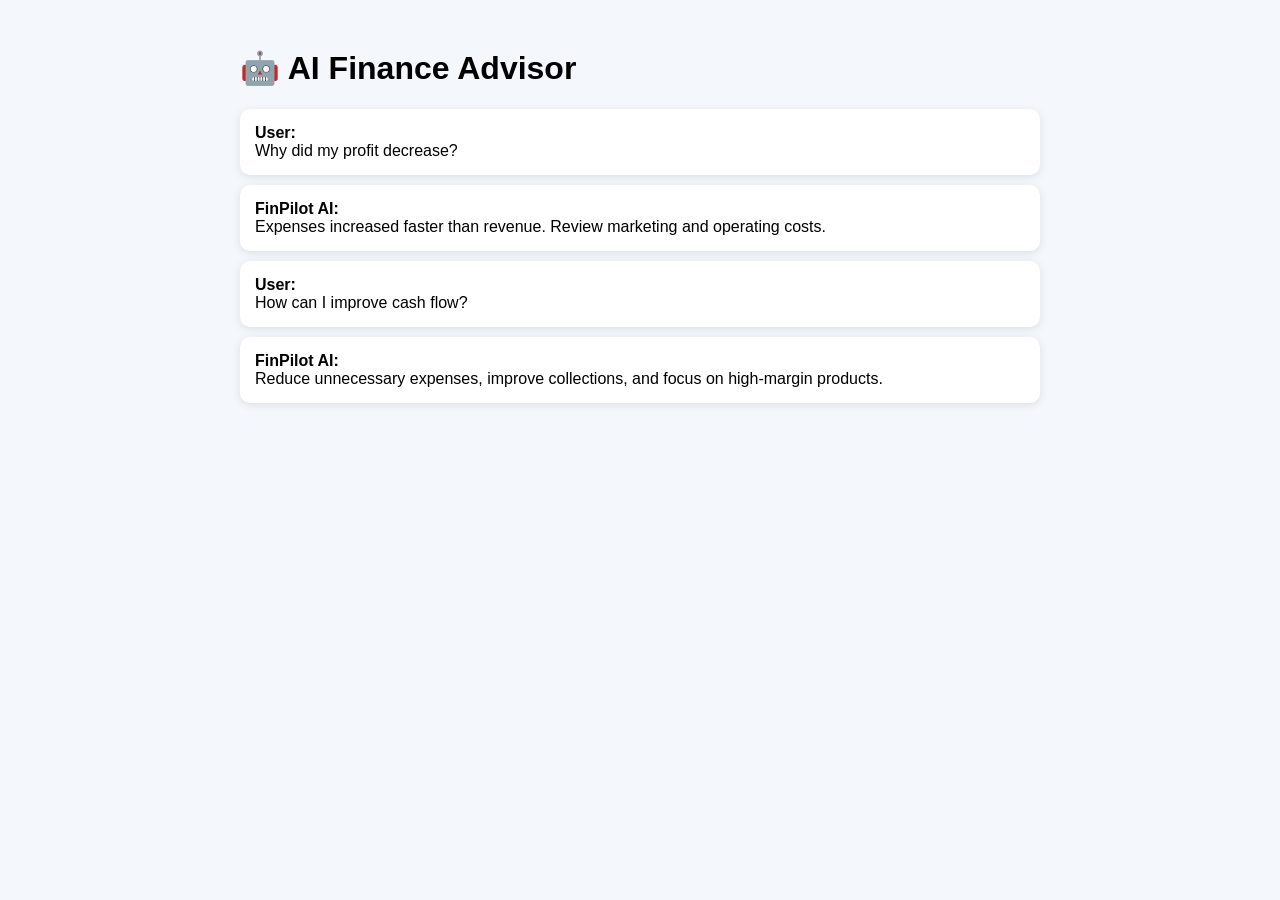
<file: chat.html>
<!DOCTYPE html>
<html>
<head>
<title>FinPilot AI Advisor</title>
<style>
body{
font-family:Arial,sans-serif;
background:#f4f7fb;
padding:20px;
}
.container{
max-width:800px;
margin:auto;
}
.chat{
background:white;
padding:15px;
margin:10px 0;
border-radius:10px;
box-shadow:0 2px 8px rgba(0,0,0,0.1);
}
.user{
font-weight:bold;
}
</style>
</head>
<body>

<div class="container">

<h1>🤖 AI Finance Advisor</h1>

<div class="chat">
<div class="user">User:</div>
Why did my profit decrease?
</div>

<div class="chat">
<div class="user">FinPilot AI:</div>
Expenses increased faster than revenue. Review marketing and operating costs.
</div>

<div class="chat">
<div class="user">User:</div>
How can I improve cash flow?
</div>

<div class="chat">
<div class="user">FinPilot AI:</div>
Reduce unnecessary expenses, improve collections, and focus on high-margin products.
</div>

</div>

</body>
</html>
</file>
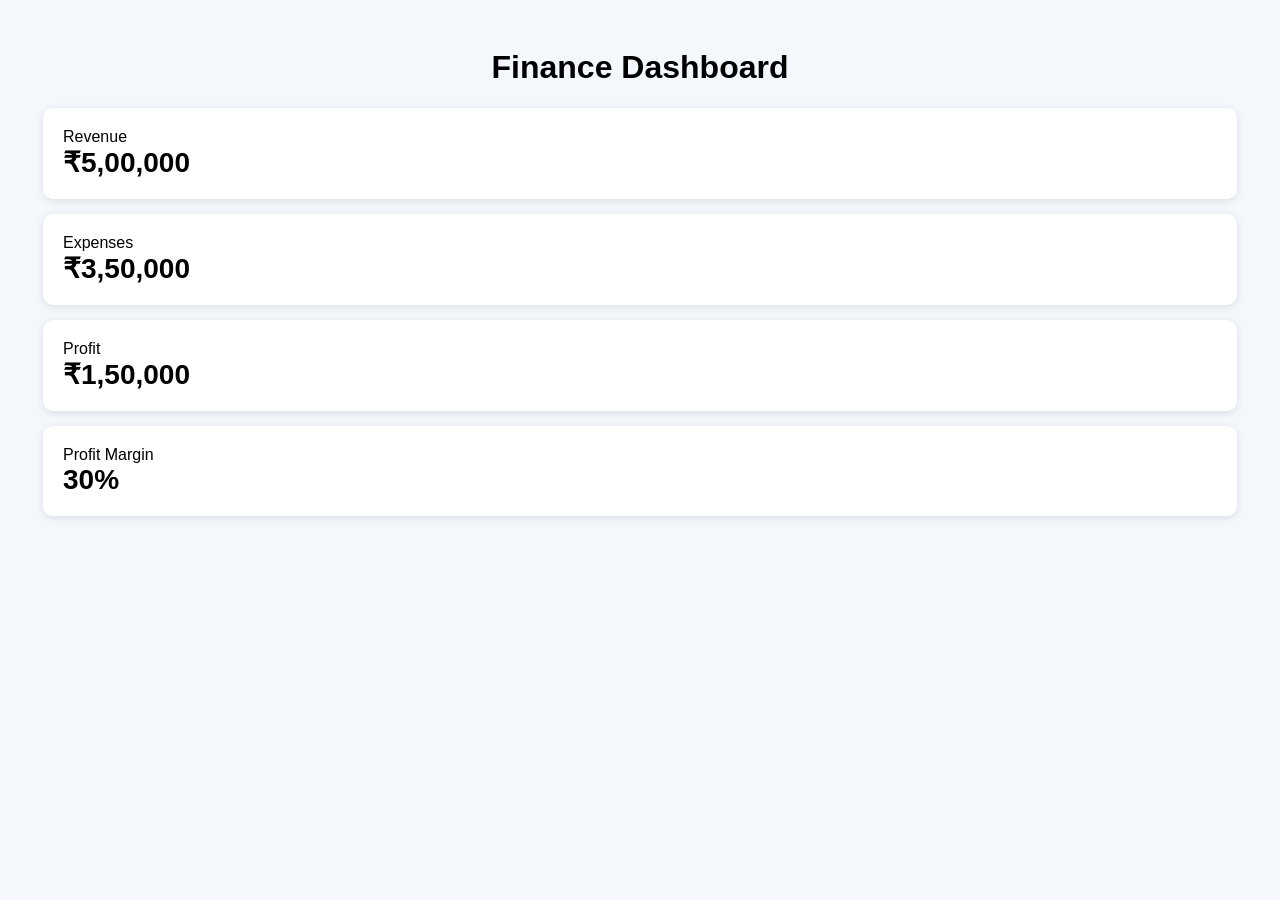
<file: dashboard.html>
<!DOCTYPE html>
<html>
<head>
<title>FinPilot AI Dashboard</title>
<style>
body{
font-family:Arial,sans-serif;
background:#f4f7fb;
padding:20px;
}
h1{
text-align:center;
}
.card{
background:white;
padding:20px;
margin:15px;
border-radius:10px;
box-shadow:0 2px 8px rgba(0,0,0,0.1);
}
.metric{
font-size:28px;
font-weight:bold;
}
</style>
</head>
<body>

<h1>Finance Dashboard</h1>

<div class="card">
Revenue
<div class="metric">₹5,00,000</div>
</div>

<div class="card">
Expenses
<div class="metric">₹3,50,000</div>
</div>

<div class="card">
Profit
<div class="metric">₹1,50,000</div>
</div>

<div class="card">
Profit Margin
<div class="metric">30%</div>
</div>

</body>
</html>
</file>
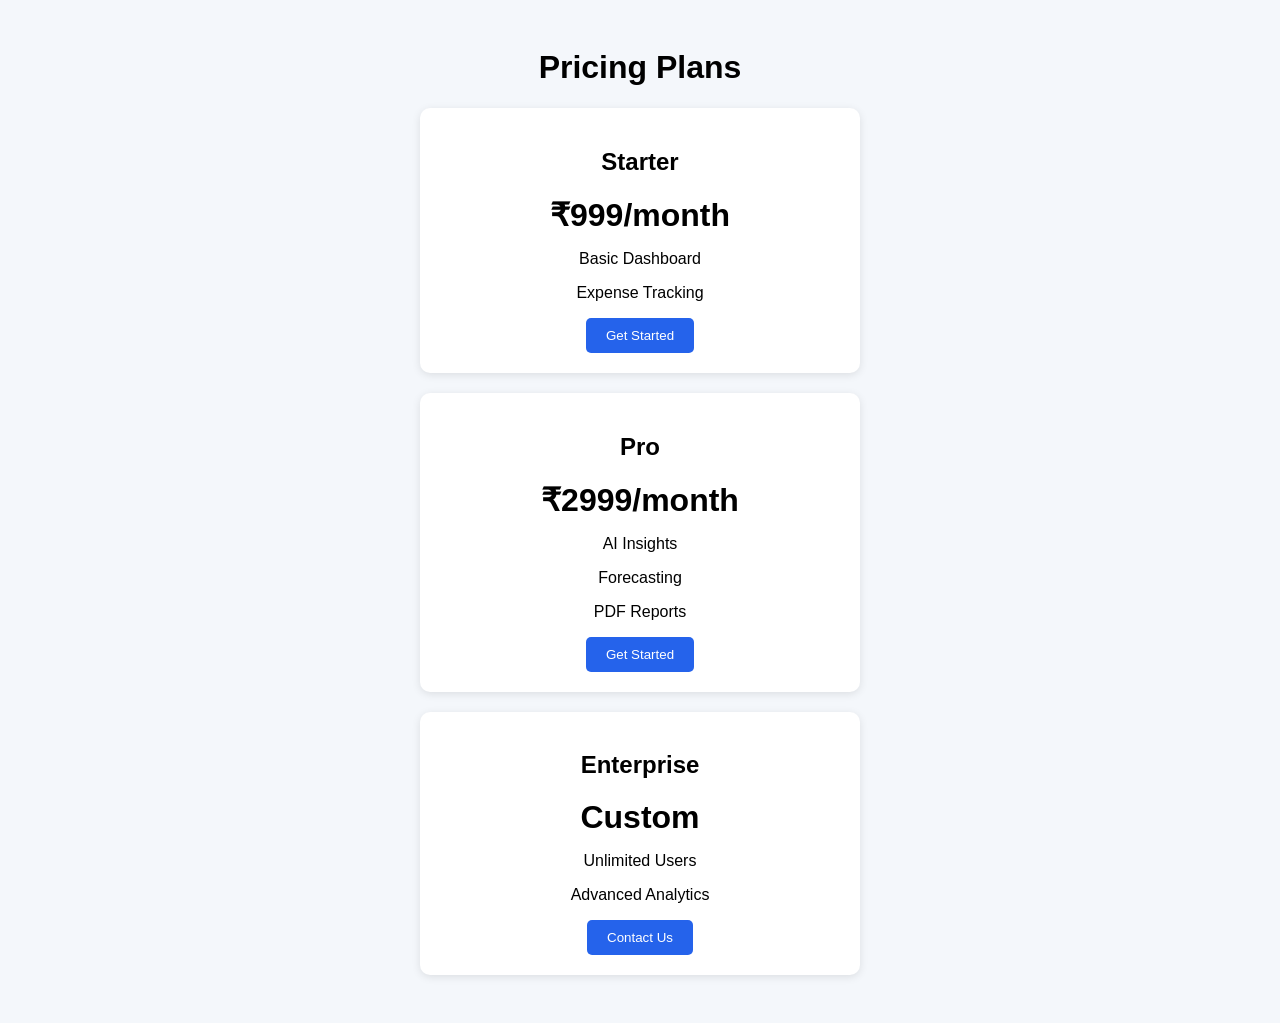
<file: pricing.html>
<!DOCTYPE html>
<html>
<head>
<title>FinPilot AI Pricing</title>
<style>
body{
font-family:Arial,sans-serif;
background:#f4f7fb;
padding:20px;
}
h1{
text-align:center;
}
.plan{
background:white;
padding:20px;
margin:20px auto;
max-width:400px;
border-radius:10px;
box-shadow:0 2px 8px rgba(0,0,0,0.1);
text-align:center;
}
.price{
font-size:32px;
font-weight:bold;
}
button{
background:#2563EB;
color:white;
padding:10px 20px;
border:none;
border-radius:5px;
}
</style>
</head>
<body>

<h1>Pricing Plans</h1>

<div class="plan">
<h2>Starter</h2>
<div class="price">₹999/month</div>
<p>Basic Dashboard</p>
<p>Expense Tracking</p>
<button>Get Started</button>
</div>

<div class="plan">
<h2>Pro</h2>
<div class="price">₹2999/month</div>
<p>AI Insights</p>
<p>Forecasting</p>
<p>PDF Reports</p>
<button>Get Started</button>
</div>

<div class="plan">
<h2>Enterprise</h2>
<div class="price">Custom</div>
<p>Unlimited Users</p>
<p>Advanced Analytics</p>
<button>Contact Us</button>
</div>

</body>
</html>
</file>
